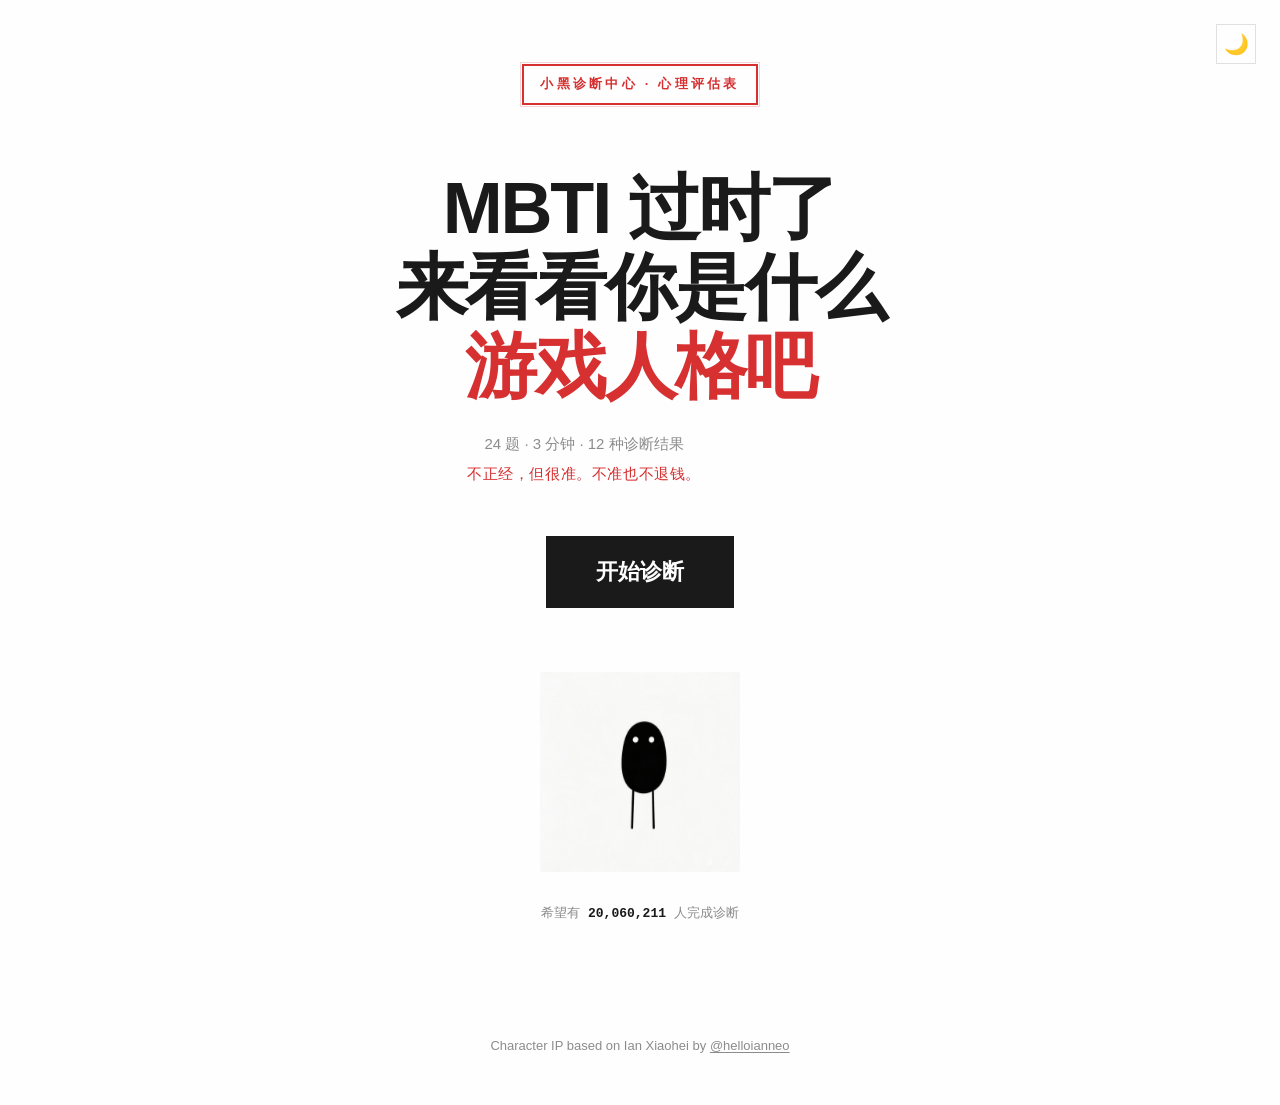
<file: index.html>
<!DOCTYPE html>
<html lang="zh-CN" data-theme="light">
<head>
  <meta charset="UTF-8">
  <meta name="viewport" content="width=device-width, initial-scale=1.0">
  <title>游戏人格测试 — 你是什么玩家？</title>
  <meta name="description" content="24题，3分钟，测出你的12种游戏人格之一。SBTI式荒诞诊断，不正经，但很准。">
  <meta property="og:title" content="游戏人格测试 — 你是什么玩家？">
  <meta property="og:description" content="24题，3分钟，测出你的12种游戏人格之一。SBTI式荒诞诊断，不正经，但很准。">
  <meta property="og:image" content="https://raaain9527.github.io/bartle-s-taxonomy/assets/images/og-image.png">
  <meta property="og:image:width" content="1200">
  <meta property="og:image:height" content="630">
  <meta property="og:type" content="website">
  <meta name="twitter:card" content="summary_large_image">
  <link rel="stylesheet" href="css/style.css">
  <style>
    /* ============================================================
       Home Page — Clinical Intake Form
       ============================================================ */

    /* --- Stamp / Chop --- */
    .home__stamp {
      display: inline-flex;
      align-items: center;
      justify-content: center;
      border: 2px solid var(--color-accent);
      color: var(--color-accent);
      font-family: var(--font-display);
      font-size: var(--text-xs);
      font-weight: 700;
      letter-spacing: 0.25em;
      padding: var(--space-sm) var(--space-md);
      text-transform: uppercase;
      opacity: 0;
      animation: fadeIn 400ms var(--ease-standard) 100ms forwards;
      /* Simulate uneven ink stamp */
      position: relative;
    }
    .home__stamp::after {
      content: '';
      position: absolute;
      inset: -4px;
      border: 0.5px solid var(--color-accent);
      opacity: 0.2;
      pointer-events: none;
    }

    /* --- Hero --- */
    .home__hero {
      font-family: var(--font-display);
      font-size: var(--text-hero);
      font-weight: 900;
      line-height: 1.1;
      letter-spacing: -0.03em;
      margin-top: var(--space-3xl);
      opacity: 0;
      animation: fadeIn 500ms var(--ease-standard) 250ms forwards;
    }

    .home__hero-em {
      display: block;
      color: var(--color-accent);
    }

    /* --- Subtitle --- */
    .home__subtitle {
      margin-top: var(--space-lg);
      font-size: var(--text-sm);
      color: var(--color-text-dim);
      line-height: 1.8;
      opacity: 0;
      animation: fadeIn 400ms var(--ease-standard) 500ms forwards;
    }

    .home__subtitle-tagline {
      display: block;
      margin-top: var(--space-xs);
      font-family: var(--font-hand);
      font-size: var(--text-sm);
      color: var(--color-accent);
      letter-spacing: 0.04em;
    }

    /* --- CTA wrapper --- */
    .home__cta-wrap {
      margin-top: var(--space-2xl);
      opacity: 0;
      animation: fadeIn 400ms var(--ease-standard) 650ms forwards;
    }

    /* --- Xiaohei wrapper --- */
    .home__mascot {
      margin-top: var(--space-3xl);
      opacity: 0;
      animation: fadeIn 500ms var(--ease-standard) 900ms forwards;
    }

    .home__xiaohei {
      display: block;
      max-width: 200px;
      height: auto;
      margin: 0 auto;
    }

    /* --- Counter --- */
    .home__counter {
      margin-top: var(--space-xl);
      font-family: var(--font-mono);
      font-size: var(--text-xs);
      color: var(--color-text-dim);
      opacity: 0;
      animation: fadeIn 400ms var(--ease-standard) 1050ms forwards;
    }

    .home__counter b {
      font-weight: 700;
      color: var(--color-text);
    }

    /* --- Keyframes --- */
    @keyframes fadeIn {
      from { opacity: 0; transform: translateY(8px); }
      to   { opacity: 1; transform: translateY(0); }
    }

  </style>
</head>
<body>

  <!-- Theme Toggle -->
  <button class="theme-toggle" id="themeToggle" aria-label="切换暗色模式">🌙</button>

  <!-- Home Page -->
  <main class="page" id="page-home">
    <div class="container text-center">

      <!-- Diagnostic stamp -->
      <div class="home__stamp">小黑诊断中心 · 心理评估表</div>

      <!-- Hero headline — provocative, conversational -->
      <h1 class="home__hero">
        MBTI 过时了<br>
        来看看你是什么<br>
        <span class="home__hero-em">游戏人格吧</span>
      </h1>

      <!-- Subtitle -->
      <p class="home__subtitle">
        24 题 · 3 分钟 · 12 种诊断结果
        <span class="home__subtitle-tagline">不正经，但很准。不准也不退钱。</span>
      </p>

      <!-- CTA -->
      <div class="home__cta-wrap">
        <a href="test.html" class="btn-cta">开始诊断</a>
      </div>

      <!-- Xiaohei mascot — IP reference image -->
      <div class="home__mascot">
        <img class="home__xiaohei" src="assets/images/xiaohei_ip_ref.png.jpeg" alt="小黑 — Ian Xiaohei IP">
      </div>

      <!-- Social proof -->
      <p class="home__counter">
        希望有 <b>20,060,211</b> 人完成诊断
      </p>

    </div>
  </main>

  <footer class="site-footer">
    Character IP based on Ian Xiaohei by <a href="https://github.com/helloianneo" target="_blank" rel="noopener">@helloianneo</a>
  </footer>

  <script src="js/theme.js"></script>
</body>
</html>
</file>
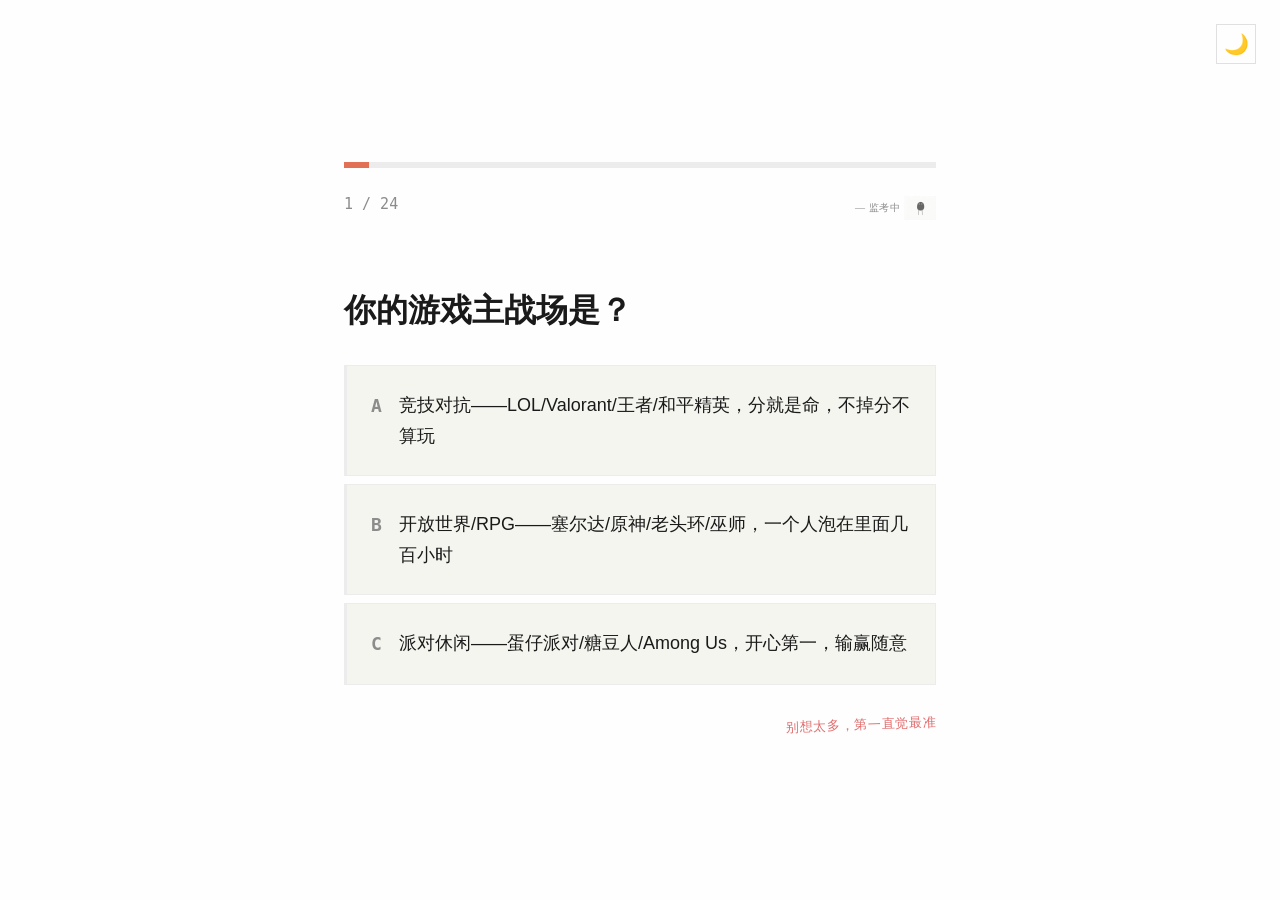
<file: test.html>
<!DOCTYPE html>
<html lang="zh-CN" data-theme="light">
<head>
  <meta charset="UTF-8">
  <meta name="viewport" content="width=device-width, initial-scale=1.0">
  <title>诊断中… — 游戏人格测试</title>
  <link rel="stylesheet" href="css/style.css">
  <style>
    /* ============================================================
       Test Page — Clinical Diagnostic Flow
       ============================================================ */

    /* --- Progress bar: thicker, warm flow color --- */
    .test__progress {
      width: 100%;
      height: 6px;
      background: var(--color-border-subtle);
    }

    .test__progress-fill {
      height: 100%;
      background: var(--color-flow);
      transition: width 500ms var(--ease-standard);
    }

    /* --- Header row: counter + Xiaohei observer --- */
    .test__header-row {
      display: flex;
      align-items: center;
      justify-content: space-between;
      padding: var(--space-lg) 0 var(--space-md);
    }

    .test__counter {
      font-family: var(--font-mono);
      font-size: var(--text-sm);
      color: var(--color-text-dim);
    }

    .test__observer {
      display: flex;
      align-items: center;
      gap: var(--space-xs);
    }

    .test__observer-img {
      width: 32px;
      height: 24px;
      opacity: 0.6;
    }

    .test__observer-label {
      font-family: var(--font-hand);
      font-size: 10px;
      color: var(--color-text-dim);
      letter-spacing: 0.05em;
    }

    /* --- Question stage --- */
    .test__stage {
      position: relative;
      min-height: 360px;
    }

    .test__question-wrap {
      transition: opacity 200ms var(--ease-standard),
                  transform 250ms var(--ease-standard);
    }

    .test__question-wrap.exit {
      opacity: 0;
      transform: translateX(-24px);
    }

    .test__question-wrap.enter {
      animation: slideIn 280ms var(--ease-standard) forwards;
    }

    @keyframes slideIn {
      from { opacity: 0; transform: translateX(24px); }
      to   { opacity: 1; transform: translateX(0); }
    }

    .test__question {
      font-family: var(--font-display);
      font-size: var(--text-xl);
      font-weight: 700;
      line-height: 1.4;
      margin: var(--space-2xl) 0 var(--space-xl);
    }

    /* --- Option cards with accent left-border key --- */
    .test__options {
      display: flex;
      flex-direction: column;
      gap: var(--space-sm);
    }

    .opt {
      display: flex;
      align-items: flex-start;
      gap: 0;
      width: 100%;
      padding: var(--space-lg);
      text-align: left;
      font-family: var(--font-body);
      font-size: var(--text-base);
      line-height: 1.7;
      color: var(--color-text);
      background: var(--color-card);
      border: 1px solid var(--color-border-subtle);
      border-left: 3px solid var(--color-border-subtle);
      cursor: pointer;
      transition: border-color var(--duration-normal) var(--ease-standard),
                  background var(--duration-normal) var(--ease-standard),
                  transform var(--duration-fast) var(--ease-standard);
      user-select: none;
    }

    .opt:hover {
      border-color: var(--color-text);
      border-left-color: var(--color-text);
    }

    .opt:active {
      transform: scale(0.985);
    }

    .opt.flash {
      border-left-color: var(--color-accent);
      background: var(--color-border-subtle);
      transition: border-left-color 80ms var(--ease-standard),
                  background 80ms var(--ease-standard);
    }

    .opt__key {
      flex-shrink: 0;
      width: 28px;
      font-family: var(--font-mono);
      font-size: var(--text-base);
      font-weight: 700;
      color: var(--color-text-dim);
      padding-top: 1px;
    }

    .opt__text {
      flex: 1;
    }

    /* --- Floating annotation --- */
    .test__aside {
      margin-top: var(--space-lg);
      text-align: right;
    }

    .test__scribble {
      display: inline-block;
      font-family: var(--font-hand);
      font-size: var(--text-xs);
      color: var(--color-accent);
      opacity: 0.7;
      letter-spacing: 0.05em;
      transform: rotate(-2deg);
    }

    /* --- Disabled state --- */
    .test__options.locked .opt {
      pointer-events: none;
    }
  </style>
</head>
<body>

  <!-- Theme Toggle -->
  <button class="theme-toggle" id="themeToggle" aria-label="切换暗色模式">🌙</button>

  <!-- Test Page -->
  <main class="page" id="page-test">
    <div class="container">

      <!-- Progress bar -->
      <div class="test__progress">
        <div class="test__progress-fill" style="width: 0%;"></div>
      </div>

      <!-- Header row -->
      <div class="test__header-row">
        <span class="test__counter">1 / 24</span>
        <div class="test__observer">
          <span class="test__observer-label">— 监考中</span>
          <img class="test__observer-img" src="assets/images/xiaohei_ip_ref.png.jpeg" alt="小黑监考">
        </div>
      </div>

      <!-- Question stage -->
      <div class="test__stage" id="questionStage">
        <!-- Populated by JS -->
      </div>

      <!-- Floating annotation -->
      <div class="test__aside">
        <span class="test__scribble">别想太多，第一直觉最准</span>
      </div>

    </div>
  </main>

  <script src="js/theme.js"></script>
  <script src="js/test.js"></script>
</body>
</html>
</file>
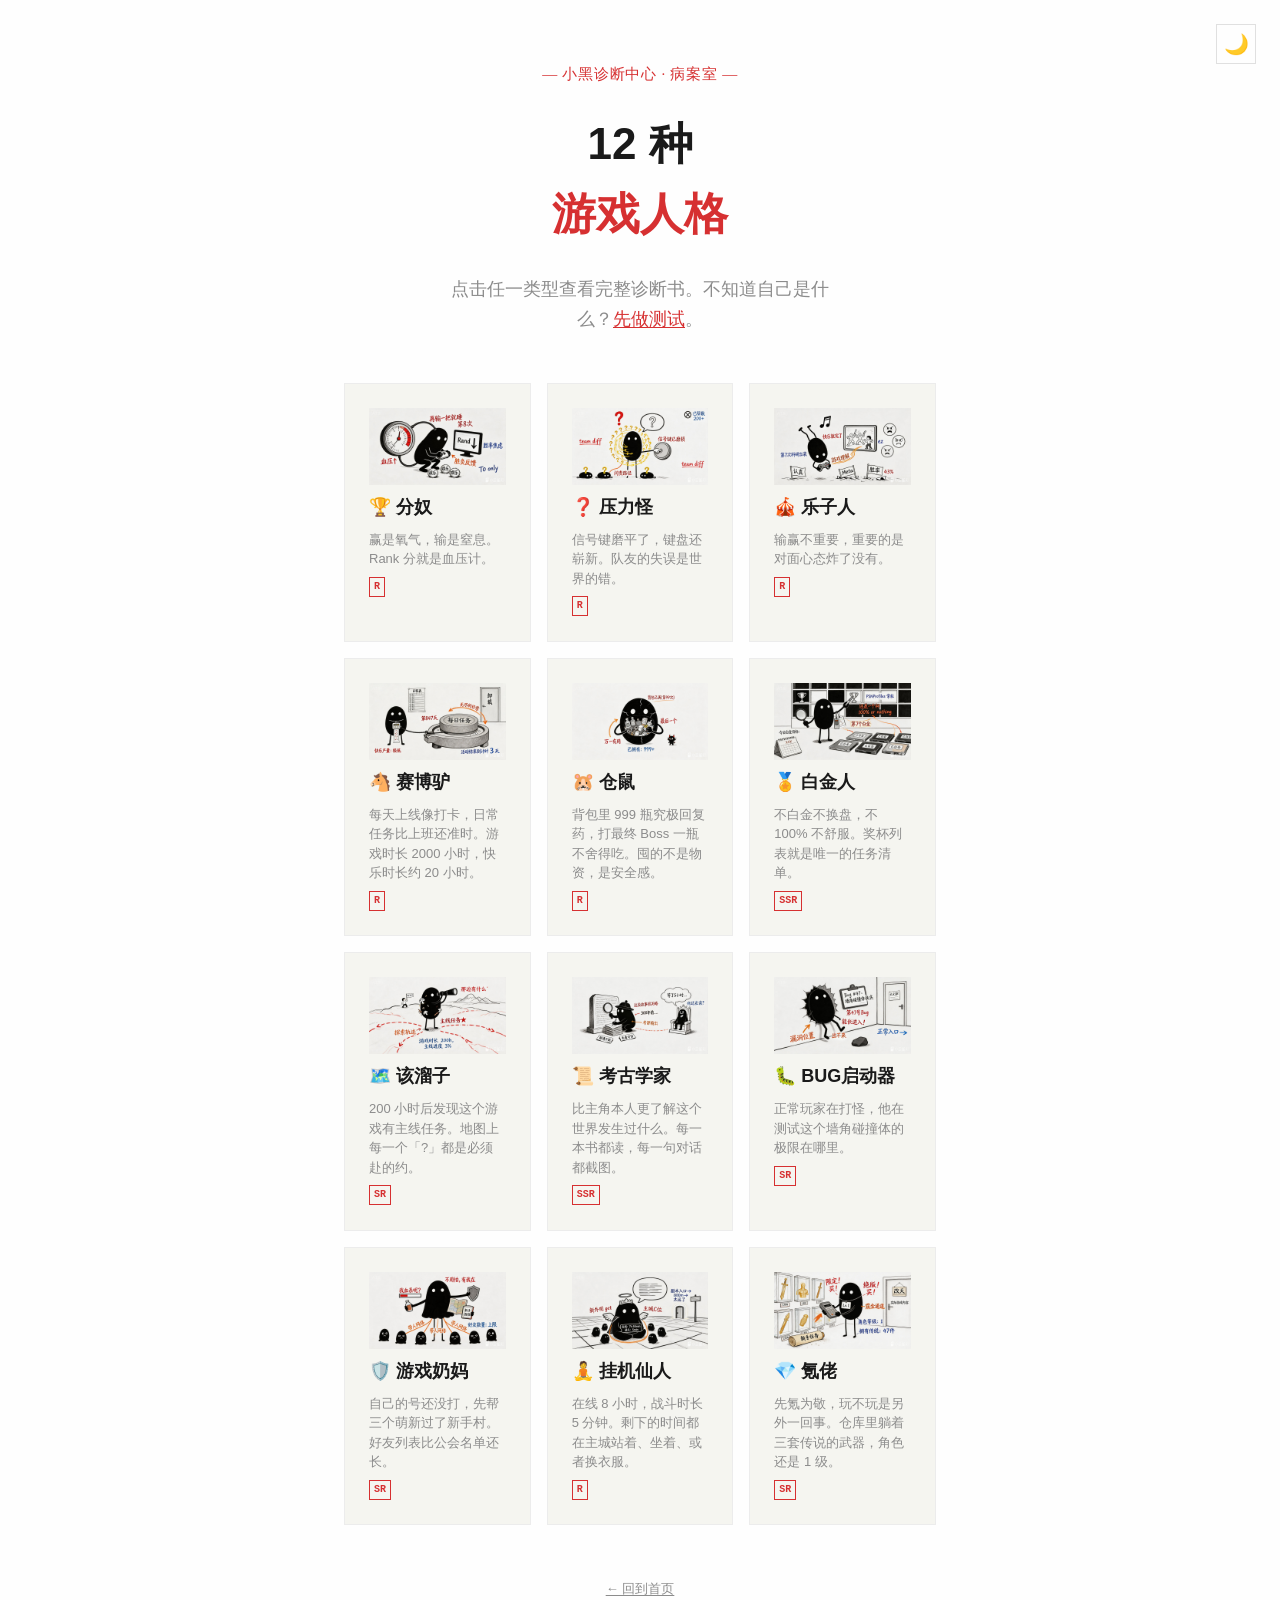
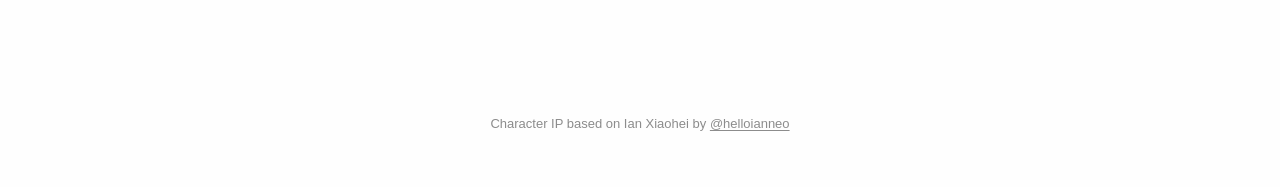
<file: types.html>
<!DOCTYPE html>
<html lang="zh-CN" data-theme="light">
<head>
  <meta charset="UTF-8">
  <meta name="viewport" content="width=device-width, initial-scale=1.0">
  <title>12 种游戏人格一览</title>
  <meta name="description" content="分奴、压力怪、乐子人、赛博驴、仓鼠、白金人、该溜子、考古学家、BUG启动器、游戏奶妈、挂机仙人、氪佬 — 12种游戏人格全览。">
  <link rel="stylesheet" href="css/style.css">
  <style>
    .types-page__header {
      text-align: center;
      margin-bottom: var(--space-2xl);
    }

    .home__hero-em {
      display: block;
      color: var(--color-accent);
    }

    .types-page__grid {
      display: grid;
      grid-template-columns: repeat(auto-fill, minmax(160px, 1fr));
      gap: var(--space-md);
      width: 100%;
    }

    .type-cell {
      padding: var(--space-lg);
      background: var(--color-card);
      border: 1px solid var(--color-border-subtle);
      cursor: pointer;
      text-decoration: none;
      color: inherit;
      display: block;
      transition: border-color var(--duration-normal) var(--ease-standard);
    }

    .type-cell:hover {
      border-color: var(--color-accent);
    }

    .type-cell__img {
      display: block;
      width: 100%;
      height: auto;
      aspect-ratio: 16 / 9;
      object-fit: cover;
      margin-bottom: var(--space-sm);
    }

    .type-cell__label {
      font-family: var(--font-display);
      font-size: var(--text-base);
      font-weight: 700;
    }

    .type-cell__oneliner {
      font-size: var(--text-xs);
      color: var(--color-text-dim);
      margin-top: var(--space-sm);
      line-height: 1.5;
    }

    .type-cell__rarity {
      display: inline-block;
      font-family: var(--font-mono);
      font-size: 10px;
      font-weight: 700;
      color: var(--color-accent);
      border: 1px solid var(--color-accent);
      padding: 1px var(--space-xs);
      margin-top: var(--space-sm);
    }
  </style>
</head>
<body>

  <!-- Theme Toggle -->
  <button class="theme-toggle" id="themeToggle" aria-label="切换暗色模式">🌙</button>

  <!-- Types Gallery -->
  <main class="page" id="page-types">
    <div class="container">

      <div class="types-page__header">
        <p class="annotation">— 小黑诊断中心 · 病案室 —</p>
        <h1 class="home__hero" style="font-size: var(--text-2xl); margin-top: var(--space-lg); animation: none; opacity: 1;">
          12 种<br><span class="home__hero-em">游戏人格</span>
        </h1>
        <p class="body-text mt-lg" style="max-width: 400px; margin-left: auto; margin-right: auto;">
          点击任一类型查看完整诊断书。不知道自己是什么？<a href="test.html" style="text-decoration: underline; text-underline-offset: 2px; color: var(--color-accent);">先做测试</a>。
        </p>
      </div>

      <div class="types-page__grid" id="typesGrid">
        <!-- Populated by JS -->
      </div>

      <p class="text-center mt-2xl">
        <a href="index.html" class="text-dim" style="font-size: var(--text-xs); text-decoration: underline; text-underline-offset: 2px;">← 回到首页</a>
      </p>

    </div>
  </main>

  <footer class="site-footer">
    Character IP based on Ian Xiaohei by <a href="https://github.com/helloianneo" target="_blank" rel="noopener">@helloianneo</a>
  </footer>

  <script src="js/theme.js"></script>
  <script>
  (function () {
    'use strict';

    var RARITY_LABELS = { 'SSR': 'SSR', 'SR': 'SR', 'R': 'R' };

    fetch('data/characters.json')
      .then(function (r) { return r.json(); })
      .then(function (chars) {
        var grid = document.getElementById('typesGrid');
        var html = '';
        Object.values(chars).forEach(function (ch) {
          if (ch.id === 'captain') return;  // hidden easter egg, only via hook
          html +=
            '<a href="result.html#' + ch.id + '" class="type-cell">' +
            '<img class="type-cell__img" src="assets/images/' + ch.id + '.png.jpeg" alt="小黑 · ' + ch.label + '" loading="lazy">' +
            '<div class="type-cell__label">' + ch.emoji + ' ' + ch.label + '</div>' +
            '<div class="type-cell__oneliner">' + ch.oneLiner + '</div>' +
            '<span class="type-cell__rarity">' + (RARITY_LABELS[ch.rarity] || '') + '</span>' +
            '</a>';
        });
        grid.innerHTML = html;
      })
      .catch(function () {
        document.getElementById('typesGrid').innerHTML =
          '<p class="text-dim">数据加载失败，请刷新页面。</p>';
      });
  })();
  </script>
</body>
</html>
</file>
<file: css/style.css>
/* ============================================================
   Design Tokens — 游戏玩家类型测试
   ============================================================ */

:root {
  /* --- Light Mode --- */
  --color-bg:        #FEFEFE;
  --color-card:      #F5F5F0;
  --color-text:      #1A1A1A;
  --color-text-dim:  #8C8C8C;
  --color-accent:    #D63031;
  --color-flow:      #E17055;
  --color-note:      #5B7FA5;
  --color-border:    #E0E0E0;
  --color-border-subtle: #ECECEC;

  /* Typography */
  --font-display: "PingFang SC", "Microsoft YaHei", "Hiragino Sans GB", sans-serif;
  --font-body:    "PingFang SC", "Microsoft YaHei", "Hiragino Sans GB", sans-serif;
  --font-mono:    "SF Mono", "Consolas", "Menlo", monospace;
  --font-hand:    "KaiTi", "STKaiti", "楷体", serif;

  /* Spacing */
  --space-unit: 4px;
  --space-xs:   4px;
  --space-sm:   8px;
  --space-md:   16px;
  --space-lg:   24px;
  --space-xl:   32px;
  --space-2xl:  48px;
  --space-3xl:  64px;

  /* Radius */
  --radius-none: 0;
  --radius-sm:   2px;

  /* Motion */
  --ease-standard: cubic-bezier(0.4, 0, 0.2, 1);
  --duration-fast:  120ms;
  --duration-normal: 250ms;
  --duration-slow:   400ms;

  /* Type scale */
  --text-xs:   clamp(0.75rem, 2vw, 0.8125rem);
  --text-sm:   clamp(0.875rem, 2vw, 0.9375rem);
  --text-base: clamp(1rem, 2.5vw, 1.125rem);
  --text-lg:   clamp(1.125rem, 3vw, 1.375rem);
  --text-xl:   clamp(1.5rem, 4vw, 2rem);
  --text-2xl:  clamp(2rem, 5vw, 2.75rem);
  --text-3xl:  clamp(2.5rem, 6vw, 3.5rem);
  --text-hero: clamp(3rem, 7vw, 4.5rem);
}

/* --- Dark Mode --- */
[data-theme="dark"] {
  --color-bg:        #1A1A1A;
  --color-card:      #2A2A2A;
  --color-text:      #EDEDED;
  --color-text-dim:  #999999;
  --color-accent:    #FF6B6B;
  --color-flow:      #F0A58D;
  --color-note:      #7BA5C8;
  --color-border:    #3A3A3A;
  --color-border-subtle: #2E2E2E;
}

/* ============================================================
   Global Reset & Base
   ============================================================ */

*, *::before, *::after {
  box-sizing: border-box;
  margin: 0;
  padding: 0;
}

html {
  font-size: 16px;
  -webkit-text-size-adjust: 100%;
  scroll-behavior: smooth;
}

body {
  font-family: var(--font-body);
  font-size: var(--text-base);
  line-height: 1.6;
  color: var(--color-text);
  background: var(--color-bg);
  transition: background-color var(--duration-slow) var(--ease-standard),
              color var(--duration-slow) var(--ease-standard);
  min-height: 100vh;
  -webkit-font-smoothing: antialiased;
}

img { display: block; max-width: 100%; }

a {
  color: inherit;
  text-decoration: none;
}

button {
  font: inherit;
  cursor: pointer;
  border: none;
  background: none;
  color: inherit;
}

/* ============================================================
   Theme Toggle
   ============================================================ */

.theme-toggle {
  position: fixed;
  top: var(--space-lg);
  right: var(--space-lg);
  z-index: 100;
  width: 40px;
  height: 40px;
  display: flex;
  align-items: center;
  justify-content: center;
  font-size: 1.25rem;
  border: 1px solid var(--color-border);
  background: var(--color-bg);
  cursor: pointer;
  transition: border-color var(--duration-normal) var(--ease-standard);
}

.theme-toggle:hover {
  border-color: var(--color-text);
}

/* ============================================================
   Layout
   ============================================================ */

.container {
  width: 100%;
  max-width: 640px;
  margin: 0 auto;
  padding: 0 var(--space-lg);
}

.page {
  display: flex;
  flex-direction: column;
  align-items: center;
  justify-content: center;
  min-height: 100vh;
  padding: var(--space-3xl) 0;
}

/* ============================================================
   Typography
   ============================================================ */

.display {
  font-family: var(--font-display);
  font-weight: 900;
  line-height: 1.15;
  letter-spacing: -0.02em;
}

.body-text {
  font-family: var(--font-body);
  line-height: 1.7;
  color: var(--color-text-dim);
}

.annotation {
  font-family: var(--font-hand);
  font-size: var(--text-sm);
  color: var(--color-accent);
  letter-spacing: 0.05em;
  line-height: 1.4;
}

.annotation--flow {
  color: var(--color-flow);
}

.annotation--note {
  color: var(--color-note);
}

/* ============================================================
   Components
   ============================================================ */

/* --- CTA Button --- */
.btn-cta {
  display: inline-flex;
  align-items: center;
  justify-content: center;
  padding: var(--space-md) var(--space-2xl);
  font-family: var(--font-display);
  font-size: var(--text-lg);
  font-weight: 700;
  color: var(--color-bg);
  background: var(--color-text);
  border: 2px solid var(--color-text);
  transition: background var(--duration-normal) var(--ease-standard),
              color var(--duration-normal) var(--ease-standard),
              transform var(--duration-fast) var(--ease-standard);
  cursor: pointer;
  user-select: none;
}

.btn-cta:hover {
  background: var(--color-bg);
  color: var(--color-text);
}

.btn-cta:active {
  transform: scale(0.98);
}

/* --- Tag Cloud --- */
.tag {
  display: inline-block;
  padding: var(--space-xs) var(--space-md);
  font-family: var(--font-display);
  font-size: var(--text-sm);
  font-weight: 600;
  color: var(--color-text-dim);
  border: 1px solid var(--color-border);
  background: var(--color-card);
  transition: color var(--duration-normal) var(--ease-standard),
              border-color var(--duration-normal) var(--ease-standard);
  cursor: pointer;
}

.tag:hover {
  color: var(--color-accent);
  border-color: var(--color-accent);
}

/* --- Progress Bar --- */
.progress {
  width: 100%;
  height: 3px;
  background: var(--color-border-subtle);
}

.progress__fill {
  height: 100%;
  background: var(--color-flow);
  transition: width var(--duration-slow) var(--ease-standard);
}

/* --- Option Card --- */
.option-card {
  display: block;
  width: 100%;
  padding: var(--space-lg);
  margin-bottom: var(--space-md);
  text-align: left;
  font-family: var(--font-body);
  font-size: var(--text-base);
  line-height: 1.7;
  color: var(--color-text);
  background: var(--color-card);
  border: 1px solid var(--color-border-subtle);
  cursor: pointer;
  transition: border-color var(--duration-normal) var(--ease-standard),
              transform var(--duration-fast) var(--ease-standard),
              background var(--duration-normal) var(--ease-standard);
  user-select: none;
}

.option-card:hover {
  border-color: var(--color-text);
}

.option-card:active {
  transform: scale(0.985);
  background: var(--color-border-subtle);
}

.option-card__key {
  display: inline-block;
  font-family: var(--font-mono);
  font-size: var(--text-xs);
  color: var(--color-text-dim);
  margin-right: var(--space-sm);
}

/* --- Divider --- */
.divider {
  width: 32px;
  height: 2px;
  background: var(--color-accent);
  margin: var(--space-lg) 0;
}

/* --- Result Card (stub for v0) --- */
.result-card {
  width: 100%;
  padding: var(--space-xl);
  background: var(--color-card);
  border: 1px solid var(--color-border);
}

.result-card__label {
  font-family: var(--font-hand);
  font-size: var(--text-sm);
  color: var(--color-accent);
  margin-bottom: var(--space-md);
}

.result-card__type {
  font-family: var(--font-display);
  font-size: var(--text-3xl);
  font-weight: 900;
  line-height: 1.1;
  margin-bottom: var(--space-md);
}

.result-card__rarity {
  display: inline-block;
  padding: 2px var(--space-sm);
  font-family: var(--font-mono);
  font-size: var(--text-xs);
  font-weight: 700;
  border: 1px solid var(--color-accent);
  color: var(--color-accent);
}

/* --- Severity Bar --- */
.severity {
  width: 100%;
  height: 8px;
  background: var(--color-border-subtle);
  margin: var(--space-md) 0;
}

.severity__fill {
  height: 100%;
  background: var(--color-accent);
  transition: width 600ms var(--ease-standard);
}

/* --- Footer --- */
.site-footer {
  text-align: center;
  padding: var(--space-2xl) var(--space-lg);
  font-size: var(--text-xs);
  color: var(--color-text-dim);
}

.site-footer a {
  text-decoration: underline;
  text-underline-offset: 2px;
}

/* ============================================================
   Home Page
   ============================================================ */

.home__slogan {
  font-family: var(--font-display);
  font-size: var(--text-hero);
  font-weight: 900;
  line-height: 1.1;
  letter-spacing: -0.03em;
  margin-bottom: var(--space-lg);
}

.home__subtitle {
  font-size: var(--text-lg);
  color: var(--color-text-dim);
  margin-bottom: var(--space-2xl);
  max-width: 480px;
}

.home__tag-cloud {
  display: flex;
  flex-wrap: wrap;
  gap: var(--space-sm);
  justify-content: center;
  margin-top: var(--space-3xl);
  max-width: 480px;
}

/* --- Xiaohei silhouette placeholder --- */
.xiaohei-placeholder {
  width: 80px;
  height: 60px;
  border: 1.5px dashed var(--color-border);
  display: flex;
  align-items: center;
  justify-content: center;
  font-size: var(--text-xs);
  color: var(--color-text-dim);
  margin: var(--space-xl) auto;
}

/* ============================================================
   Test Page
   ============================================================ */

.test__header {
  width: 100%;
  padding: var(--space-lg) 0 var(--space-md);
}

.test__counter {
  font-family: var(--font-mono);
  font-size: var(--text-sm);
  color: var(--color-text-dim);
  text-align: right;
  margin-bottom: var(--space-sm);
}

.test__question {
  font-family: var(--font-display);
  font-size: var(--text-xl);
  font-weight: 700;
  line-height: 1.4;
  margin: var(--space-2xl) 0 var(--space-xl);
}

.test__options {
  width: 100%;
}

/* ============================================================
   Types Gallery
   ============================================================ */

.types-grid {
  display: grid;
  grid-template-columns: repeat(auto-fill, minmax(140px, 1fr));
  gap: var(--space-md);
  width: 100%;
  max-width: 640px;
}

.type-card {
  padding: var(--space-lg);
  background: var(--color-card);
  border: 1px solid var(--color-border-subtle);
  cursor: pointer;
  transition: border-color var(--duration-normal) var(--ease-standard);
}

.type-card:hover {
  border-color: var(--color-accent);
}

.type-card__emoji {
  font-size: 1.5rem;
}

.type-card__label {
  font-family: var(--font-display);
  font-size: var(--text-base);
  font-weight: 700;
  margin-top: var(--space-sm);
}

.type-card__id {
  font-family: var(--font-mono);
  font-size: var(--text-xs);
  color: var(--color-text-dim);
  margin-top: var(--space-xs);
}

/* ============================================================
   Utility
   ============================================================ */

.text-accent { color: var(--color-accent); }
.text-dim    { color: var(--color-text-dim); }
.mt-lg       { margin-top: var(--space-lg); }
.mt-xl       { margin-top: var(--space-xl); }
.mt-2xl      { margin-top: var(--space-2xl); }
.text-center { text-align: center; }
</file>
